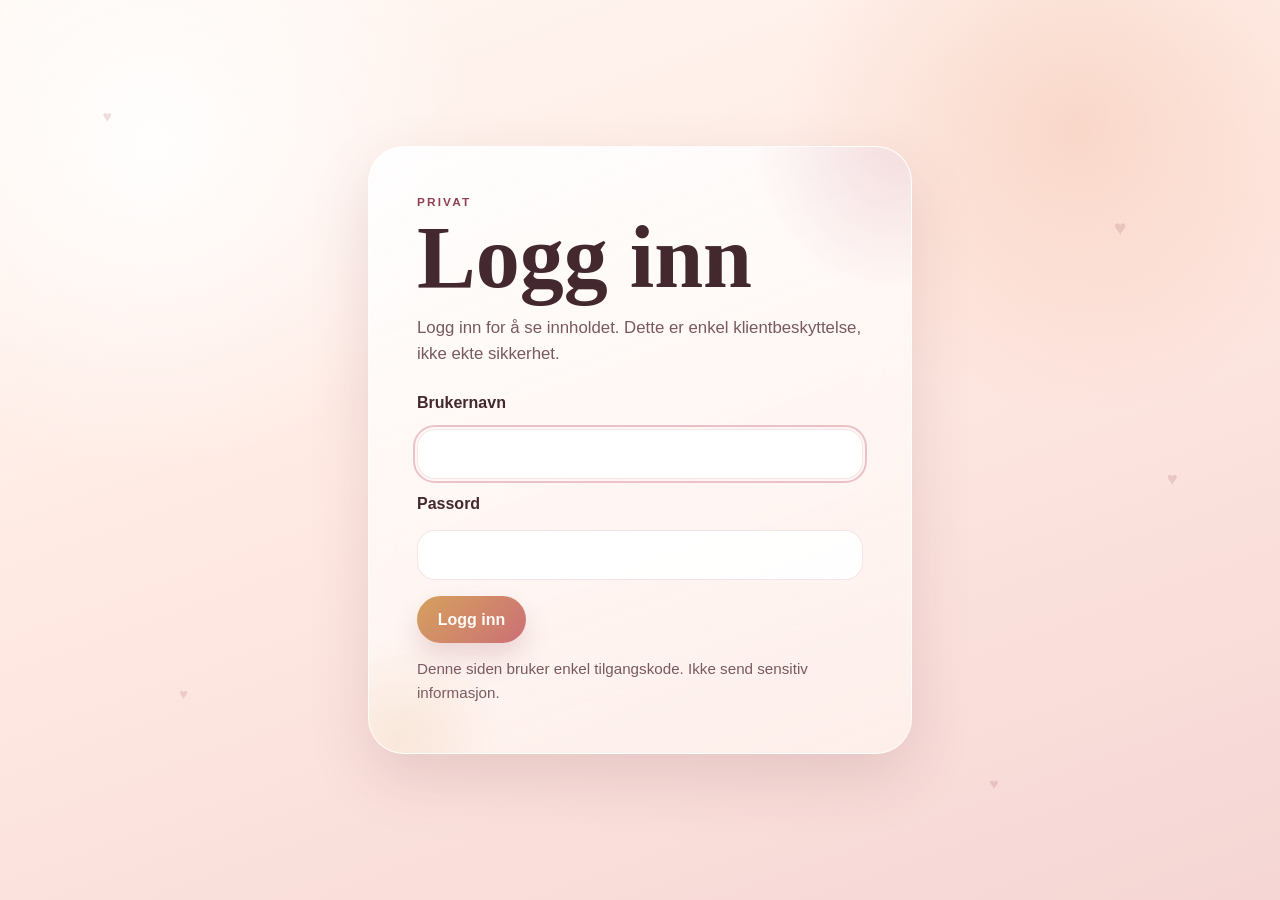
<file: index.html>
<!DOCTYPE html>
<html lang="no">
<head>
  <meta charset="UTF-8">
  <meta name="viewport" content="width=device-width, initial-scale=1.0">
  <title>Forholdsteller | Verdensfineste</title>
  <script>
    // Dette er enkel klientbeskyttelse, ikke ekte sikkerhet.
    (function () {
      try {
        if (window.sessionStorage.getItem("siteLoginGranted") === "granted") {
          document.documentElement.classList.add("has-login-access");
        }
      } catch (error) {
        document.documentElement.classList.remove("has-login-access");
      }
    })();
  </script>
  <link rel="stylesheet" href="style.css">
  <script src="script.js" defer></script>
</head>
<body>
  <div class="floating-hearts" aria-hidden="true">
    <span class="heart heart-1">&hearts;</span>
    <span class="heart heart-2">&hearts;</span>
    <span class="heart heart-3">&hearts;</span>
    <span class="heart heart-4">&hearts;</span>
    <span class="heart heart-5">&hearts;</span>
    <span class="heart heart-6">&hearts;</span>
  </div>

  <div class="login-shell" id="login-shell">
    <main class="login-container">
      <section class="hero-card login-card" aria-labelledby="login-title">
        <p class="eyebrow">Privat</p>
        <h1 id="login-title">Logg inn</h1>
        <p class="hero-copy">
          Logg inn for &aring; se innholdet. Dette er enkel klientbeskyttelse, ikke ekte sikkerhet.
        </p>

        <form class="login-form" id="login-form">
          <label class="form-field" for="login-username">
            <span class="field-label">Brukernavn</span>
            <input
              class="text-input"
              id="login-username"
              name="login-username"
              type="text"
              autocomplete="off"
              required
            >
          </label>

          <label class="form-field" for="login-password">
            <span class="field-label">Passord</span>
            <input
              class="text-input"
              id="login-password"
              name="login-password"
              type="password"
              autocomplete="off"
              required
            >
          </label>

          <div class="login-actions">
            <button class="order-button" type="submit">Logg inn</button>
            <p class="tiny-note login-note">Denne siden bruker enkel tilgangskode. Ikke send sensitiv informasjon.</p>
          </div>

          <p class="error-message" id="login-error" hidden aria-live="polite">Feil brukernavn eller passord ❤️</p>
        </form>
      </section>
    </main>
  </div>

  <div class="page-shell" id="site-content">
    <main class="container">
      <section class="hero-card">
        <p class="eyebrow">Forholdsteller</p>
        <h1>Verdensfineste</h1>
        <p class="hero-copy">
          En enkel liten forside som teller hvert sekund siden mandag 19. januar 2026 kl. 20:00.
        </p>

        <div class="start-chip">
          <span>Sammen siden</span>
          <strong id="relationship-start-text">19. januar 2026 kl. 20:00</strong>
        </div>

        <section class="counter-card" aria-labelledby="relationship-title">
          <div class="counter-heading">
            <div>
              <p class="eyebrow">Live teller</p>
              <h2 id="relationship-title">Hvor lenge vi har v&aelig;rt sammen</h2>
            </div>
            <p class="counter-note" id="relationship-status">Oppdateres hvert sekund.</p>
          </div>

          <div class="hero-counter">
            <article class="counter-box">
              <strong class="counter-value" id="relationship-days">0</strong>
              <span class="counter-label">Dager</span>
            </article>
            <article class="counter-box">
              <strong class="counter-value" id="relationship-hours">00</strong>
              <span class="counter-label">Timer</span>
            </article>
            <article class="counter-box">
              <strong class="counter-value" id="relationship-minutes">00</strong>
              <span class="counter-label">Minutter</span>
            </article>
            <article class="counter-box">
              <strong class="counter-value" id="relationship-seconds">00</strong>
              <span class="counter-label">Sekunder</span>
            </article>
          </div>
        </section>

        <div class="hero-actions">
          <button class="secret-button" id="secret-button" type="button">Hemmelig omr&#229;de</button>
          <button class="order-button" id="order-button" type="button">Bestill noe fint &#10084;&#65039;</button>
          <button class="logout-button" id="logout-button" type="button">Logg ut</button>
          <p class="tiny-note hero-note">Trykk for &aring; &aring;pne det skjulte innholdet eller g&aring; videre til bestillingssiden.</p>
        </div>
      </section>
    </main>
  </div>

  <div class="modal-backdrop" id="secret-modal" aria-hidden="true">
    <div class="modal-card" role="dialog" aria-modal="true" aria-labelledby="secret-title">
      <button class="modal-close" id="modal-close" type="button" aria-label="Lukk">&times;</button>
      <section class="secret-view" id="secret-view">
        <div class="modal-header">
          <div>
            <p class="eyebrow">L&aring;st opp</p>
            <h2 id="secret-title">Bare for dere to</h2>
          </div>
          <p class="modal-copy">
            Her ligger alt det romantiske som ikke trenger &aring; st&aring; p&aring; forsiden.
          </p>
        </div>

        <div class="secret-grid">
          <article class="secret-panel">
            <p class="panel-kicker">Neste feiring</p>
            <h3>Nedtelling til bursdagen hennes</h3>
            <p class="panel-date" id="birthday-date">2. oktober</p>

            <div class="mini-counter">
              <div class="mini-counter-box">
                <strong id="birthday-days">0</strong>
                <span>Dager</span>
              </div>
              <div class="mini-counter-box">
                <strong id="birthday-hours">00</strong>
                <span>Timer</span>
              </div>
              <div class="mini-counter-box">
                <strong id="birthday-minutes">00</strong>
                <span>Minutter</span>
              </div>
              <div class="mini-counter-box">
                <strong id="birthday-seconds">00</strong>
                <span>Sekunder</span>
              </div>
            </div>

            <p class="panel-note" id="birthday-note">Neste bursdag kommer snart.</p>
          </article>

          <article class="secret-panel">
            <p class="panel-kicker">Neste milep&aelig;l</p>
            <h3 id="anniversary-name">1 uke</h3>
            <p class="panel-date" id="anniversary-date">26. januar 2026 kl. 20:00</p>
            <p class="panel-note" id="anniversary-remaining">7 dager igjen</p>
          </article>

          <article class="secret-panel secret-panel-wide">
            <div class="panel-split">
              <div>
                <p class="panel-kicker">Blomsterp&aring;minnelser</p>
                <h3 id="flower-name">Hver m&aring;ned den 19.</h3>
                <p class="panel-date" id="flower-date">19. juni 2026</p>
                <p class="panel-note" id="flower-remaining">0 dager igjen</p>
              </div>

              <div>
                <p class="panel-kicker">Huskedager</p>
                <ul class="rules-list">
                  <li>Hver m&aring;ned den 19.</li>
                  <li>1 uke f&oslash;r bursdagen hennes</li>
                  <li>P&aring; bursdagen hennes</li>
                  <li>1 uke f&oslash;r &aring;rsdag</li>
                  <li>P&aring; &aring;rsdag</li>
                </ul>
              </div>
            </div>
          </article>

          <article class="secret-panel secret-panel-wide">
            <div class="timeline-heading">
              <div>
                <p class="panel-kicker">Jubileumer</p>
                <h3>Planlagte milep&aelig;ler</h3>
              </div>
              <p class="timeline-copy">
                Alle datoene regnes fra mandag 19. januar 2026 kl. 20:00.
              </p>
            </div>
            <ul class="timeline-list" id="milestone-list"></ul>
          </article>
        </div>
      </section>
    </div>
  </div>
</body>
</html>
</file>
<file: style.css>
:root {
  --bg-top: #fff8f3;
  --bg-mid: #ffe9e2;
  --bg-bottom: #f5d6d4;
  --surface: rgba(255, 252, 249, 0.72);
  --surface-strong: rgba(255, 255, 255, 0.92);
  --surface-soft: rgba(255, 247, 243, 0.84);
  --rose: #c55e73;
  --rose-deep: #8f4152;
  --peach: #f3c4ae;
  --gold: #d6a262;
  --ink: #442830;
  --muted: #785961;
  --line: rgba(197, 94, 115, 0.16);
  --shadow: 0 24px 60px rgba(116, 53, 65, 0.15);
  --radius-xl: 36px;
  --radius-lg: 28px;
  --radius-md: 22px;
}

* {
  box-sizing: border-box;
}

html {
  scroll-behavior: smooth;
}

body {
  margin: 0;
  min-height: 100vh;
  color: var(--ink);
  font-family: "Avenir Next", "Trebuchet MS", sans-serif;
  background:
    radial-gradient(circle at 12% 16%, rgba(255, 255, 255, 0.92) 0, rgba(255, 255, 255, 0) 24%),
    radial-gradient(circle at 84% 14%, rgba(243, 196, 174, 0.5) 0, rgba(243, 196, 174, 0) 22%),
    linear-gradient(160deg, var(--bg-top) 0%, var(--bg-mid) 46%, var(--bg-bottom) 100%);
}

html:not(.has-login-access) #site-content {
  display: none;
}

html.has-login-access #login-shell {
  display: none;
}

html:not(.has-login-access) body.order-protected-page {
  visibility: hidden;
}

body.is-modal-open {
  overflow: hidden;
}

button,
input,
textarea,
select {
  font: inherit;
}

.page-shell {
  position: relative;
  isolation: isolate;
  overflow: hidden;
}

.login-shell {
  position: relative;
  isolation: isolate;
}

.container {
  width: min(68rem, calc(100% - 1.5rem));
  min-height: 100vh;
  margin: 0 auto;
  padding: 1.5rem 0;
  display: grid;
  place-items: center;
}

.login-container {
  width: min(68rem, calc(100% - 1.5rem));
  min-height: 100vh;
  margin: 0 auto;
  padding: 1.5rem 0;
  display: grid;
  place-items: center;
}

.floating-hearts {
  position: fixed;
  inset: 0;
  pointer-events: none;
  z-index: 0;
}

.heart {
  position: absolute;
  color: rgba(143, 65, 82, 0.16);
  animation: drift 10s ease-in-out infinite;
}

.heart-1 {
  top: 12%;
  left: 8%;
  font-size: 1rem;
}

.heart-2 {
  top: 24%;
  right: 12%;
  font-size: 1.3rem;
  animation-delay: -2s;
}

.heart-3 {
  bottom: 22%;
  left: 14%;
  font-size: 0.9rem;
  animation-delay: -5s;
}

.heart-4 {
  top: 52%;
  right: 8%;
  font-size: 1.15rem;
  animation-delay: -1s;
}

.heart-5 {
  bottom: 12%;
  right: 22%;
  font-size: 0.95rem;
  animation-delay: -3.5s;
}

.heart-6 {
  top: 68%;
  left: 44%;
  font-size: 0.85rem;
  animation-delay: -6s;
}

.hero-card,
.counter-card,
.modal-card,
.secret-panel {
  backdrop-filter: blur(22px);
}

.hero-card {
  position: relative;
  z-index: 1;
  width: min(100%, 58rem);
  padding: clamp(1.6rem, 4vw, 3rem);
  border-radius: var(--radius-xl);
  border: 1px solid rgba(255, 255, 255, 0.72);
  background: linear-gradient(160deg, rgba(255, 255, 255, 0.9), rgba(255, 243, 238, 0.78));
  box-shadow: var(--shadow);
  overflow: hidden;
}

.hero-card::before,
.hero-card::after {
  content: "";
  position: absolute;
  border-radius: 999px;
  pointer-events: none;
}

.hero-card::before {
  width: 18rem;
  height: 18rem;
  top: -9rem;
  right: -8rem;
  background: radial-gradient(circle, rgba(197, 94, 115, 0.18) 0, rgba(197, 94, 115, 0) 72%);
}

.hero-card::after {
  width: 12rem;
  height: 12rem;
  bottom: -5rem;
  left: -4rem;
  background: radial-gradient(circle, rgba(214, 162, 98, 0.15) 0, rgba(214, 162, 98, 0) 72%);
}

.eyebrow,
.panel-kicker {
  margin: 0 0 0.55rem;
  text-transform: uppercase;
  letter-spacing: 0.18em;
  font-size: 0.74rem;
  font-weight: 700;
  color: var(--rose-deep);
}

h1,
h2,
h3 {
  margin: 0;
  font-family: "Iowan Old Style", "Palatino Linotype", Georgia, serif;
  font-weight: 700;
}

h1 {
  font-size: clamp(3rem, 8vw, 5.5rem);
  line-height: 0.92;
  max-width: 8ch;
}

h2 {
  font-size: clamp(1.6rem, 4vw, 2.2rem);
  line-height: 1.08;
}

h3 {
  font-size: clamp(1.2rem, 3.4vw, 1.55rem);
  line-height: 1.15;
}

.hero-copy,
.counter-note,
.modal-copy,
.timeline-copy,
.panel-date,
.tiny-note {
  margin: 0;
  color: var(--muted);
  line-height: 1.6;
}

.hero-copy {
  max-width: 38rem;
  margin-top: 1rem;
  font-size: 1.05rem;
}

.start-chip {
  display: inline-flex;
  flex-wrap: wrap;
  gap: 0.4rem 0.65rem;
  align-items: center;
  margin-top: 1.4rem;
  padding: 0.85rem 1rem;
  border-radius: 999px;
  background: rgba(255, 255, 255, 0.8);
  border: 1px solid rgba(255, 255, 255, 0.72);
  color: var(--rose-deep);
}

.start-chip strong {
  font-weight: 700;
}

.counter-card {
  margin-top: 1.5rem;
  padding: 1.3rem;
  border-radius: var(--radius-lg);
  background: var(--surface);
  border: 1px solid rgba(255, 255, 255, 0.7);
  box-shadow: inset 0 0 0 1px rgba(255, 255, 255, 0.3);
}

.counter-heading {
  display: flex;
  justify-content: space-between;
  align-items: end;
  gap: 1rem;
  flex-wrap: wrap;
  margin-bottom: 1rem;
}

.hero-counter,
.mini-counter,
.secret-grid {
  display: grid;
  gap: 1rem;
}

.hero-counter {
  grid-template-columns: repeat(4, minmax(0, 1fr));
}

.counter-box {
  padding: 1.2rem 1rem;
  border-radius: var(--radius-md);
  background: var(--surface-strong);
  border: 1px solid var(--line);
  text-align: center;
  box-shadow: inset 0 0 0 1px rgba(255, 255, 255, 0.28);
}

.counter-value,
.mini-counter-box strong {
  display: block;
  color: var(--rose-deep);
  line-height: 1;
}

.counter-value {
  font-size: clamp(2rem, 5vw, 3.5rem);
}

.counter-label,
.mini-counter-box span {
  display: block;
  margin-top: 0.45rem;
  color: var(--muted);
  font-size: 0.95rem;
}

.hero-actions {
  margin-top: 1.5rem;
  display: flex;
  flex-wrap: wrap;
  gap: 0.85rem 1rem;
  align-items: center;
}

.secret-button,
.unlock-button,
.order-button,
.order-submit-button,
.logout-button,
.back-link {
  border: 0;
  transition: transform 0.2s ease, box-shadow 0.2s ease, background 0.2s ease;
}

.secret-button {
  padding: 0.9rem 1.3rem;
  border-radius: 999px;
  background: linear-gradient(135deg, var(--rose), #d07d6d);
  color: #fff8f6;
  box-shadow: 0 14px 26px rgba(197, 94, 115, 0.22);
  font-weight: 700;
}

.order-button,
.order-submit-button {
  padding: 0.9rem 1.3rem;
  border-radius: 999px;
  background: linear-gradient(135deg, #d5a15d, #cc6f76);
  color: #fffaf6;
  box-shadow: 0 14px 26px rgba(143, 65, 82, 0.18);
  font-weight: 700;
}

.logout-button {
  padding: 0.9rem 1.3rem;
  border-radius: 999px;
  background: rgba(255, 255, 255, 0.84);
  color: var(--rose-deep);
  box-shadow: 0 12px 24px rgba(116, 53, 65, 0.1);
  font-weight: 700;
}

.order-button,
.order-submit-button,
.logout-button,
.back-link {
  cursor: pointer;
}

.secret-button:hover,
.secret-button:focus-visible,
.order-button:hover,
.order-button:focus-visible,
.order-submit-button:hover,
.order-submit-button:focus-visible,
.logout-button:hover,
.logout-button:focus-visible,
.back-link:hover,
.back-link:focus-visible,
.unlock-button:hover,
.unlock-button:focus-visible,
.modal-close:hover,
.modal-close:focus-visible {
  transform: translateY(-1px);
}

.hero-note {
  flex-basis: 100%;
}

.tiny-note {
  font-size: 0.95rem;
}

.login-card {
  width: min(100%, 34rem);
}

.login-form {
  max-width: 28rem;
  margin-top: 1.6rem;
  display: grid;
  gap: 1rem;
}

.login-actions {
  display: grid;
  gap: 0.85rem;
  justify-items: start;
}

.login-note,
.order-security-note {
  max-width: 34rem;
}

.order-security-note {
  text-align: center;
}

.modal-backdrop {
  position: fixed;
  inset: 0;
  z-index: 10;
  display: flex;
  align-items: center;
  justify-content: center;
  padding: 1rem;
  background: rgba(76, 43, 52, 0.26);
  opacity: 0;
  visibility: hidden;
  pointer-events: none;
  transition: opacity 0.28s ease, visibility 0.28s ease;
}

.modal-backdrop.is-open {
  opacity: 1;
  visibility: visible;
  pointer-events: auto;
}

.modal-card {
  position: relative;
  width: min(100%, 60rem);
  max-height: min(92vh, 58rem);
  overflow: auto;
  padding: 1.35rem;
  border-radius: 32px;
  border: 1px solid rgba(255, 255, 255, 0.78);
  background: linear-gradient(180deg, rgba(255, 253, 251, 0.97), rgba(255, 244, 240, 0.92));
  box-shadow: 0 34px 70px rgba(78, 41, 52, 0.24);
  transform: translateY(20px) scale(0.985);
  transition: transform 0.28s ease;
}

.modal-card-compact {
  width: min(100%, 34rem);
  max-height: none;
}

.modal-backdrop.is-open .modal-card {
  transform: translateY(0) scale(1);
}

.modal-close {
  position: sticky;
  top: 0;
  margin-left: auto;
  display: grid;
  place-items: center;
  width: 2.3rem;
  height: 2.3rem;
  border: 0;
  border-radius: 999px;
  background: rgba(255, 255, 255, 0.9);
  color: var(--rose-deep);
  cursor: pointer;
  font-size: 1.25rem;
  box-shadow: 0 10px 18px rgba(78, 41, 52, 0.1);
}

.unlock-view,
.secret-view {
  animation: soft-rise 0.35s ease both;
}

.unlock-view {
  padding: 0.2rem 0.2rem 0.6rem;
}

.secret-form {
  margin-top: 1.4rem;
}

.field-label {
  display: block;
  margin-bottom: 0.5rem;
  color: var(--ink);
  font-weight: 700;
}

.field-row {
  display: flex;
  gap: 0.75rem;
}

.secret-input {
  flex: 1;
  min-width: 0;
  padding: 0.95rem 1rem;
  border-radius: 18px;
  border: 1px solid var(--line);
  background: rgba(255, 255, 255, 0.95);
  color: var(--ink);
  box-shadow: inset 0 0 0 1px rgba(255, 255, 255, 0.4);
}

.secret-input:focus-visible {
  outline: 2px solid rgba(197, 94, 115, 0.35);
  outline-offset: 2px;
}

.unlock-button {
  padding: 0.95rem 1.15rem;
  border-radius: 18px;
  background: linear-gradient(135deg, rgba(197, 94, 115, 0.16), rgba(214, 162, 98, 0.2));
  color: var(--rose-deep);
  font-weight: 700;
}

.error-message {
  margin: 0.65rem 0 0;
  color: #a14357;
  font-size: 0.95rem;
}

.modal-header {
  display: flex;
  justify-content: space-between;
  gap: 1rem;
  align-items: end;
  flex-wrap: wrap;
  margin-bottom: 1rem;
}

.secret-grid {
  grid-template-columns: repeat(2, minmax(0, 1fr));
}

.secret-panel {
  padding: 1.15rem;
  border-radius: 26px;
  border: 1px solid var(--line);
  background: var(--surface-soft);
  box-shadow: inset 0 0 0 1px rgba(255, 255, 255, 0.34);
}

.secret-panel-wide {
  grid-column: 1 / -1;
}

.panel-date {
  margin-top: 0.65rem;
}

.panel-note {
  margin: 0.85rem 0 0;
  color: var(--rose-deep);
  font-weight: 700;
  line-height: 1.5;
}

.mini-counter {
  margin-top: 1rem;
  grid-template-columns: repeat(4, minmax(0, 1fr));
}

.mini-counter-box {
  padding: 0.9rem 0.6rem;
  border-radius: 18px;
  background: rgba(255, 255, 255, 0.92);
  border: 1px solid var(--line);
  text-align: center;
}

.mini-counter-box strong {
  font-size: clamp(1.35rem, 4vw, 2rem);
}

.panel-split {
  display: grid;
  grid-template-columns: minmax(0, 1fr) minmax(0, 0.95fr);
  gap: 1rem;
}

.rules-list,
.timeline-list {
  list-style: none;
  margin: 0;
  padding: 0;
}

.rules-list {
  display: grid;
  gap: 0.7rem;
}

.rules-list li,
.timeline-item {
  padding: 0.9rem 1rem;
  border-radius: 18px;
  border: 1px solid var(--line);
  background: rgba(255, 255, 255, 0.9);
}

.timeline-heading {
  display: flex;
  justify-content: space-between;
  align-items: end;
  gap: 1rem;
  flex-wrap: wrap;
  margin-bottom: 1rem;
}

.timeline-list {
  display: grid;
  gap: 0.75rem;
}

.timeline-item {
  display: flex;
  justify-content: space-between;
  align-items: center;
  gap: 0.85rem;
}

.timeline-item-copy {
  display: grid;
  gap: 0.25rem;
}

.timeline-item-copy strong {
  font-size: 1rem;
}

.timeline-item-copy span {
  color: var(--muted);
  line-height: 1.45;
}

.timeline-badge {
  display: inline-flex;
  align-items: center;
  justify-content: center;
  padding: 0.45rem 0.8rem;
  border-radius: 999px;
  background: rgba(245, 223, 216, 0.95);
  color: var(--rose-deep);
  font-size: 0.86rem;
  font-weight: 700;
  white-space: nowrap;
}

.timeline-item.is-next {
  border-color: rgba(143, 65, 82, 0.34);
  box-shadow: inset 0 0 0 1px rgba(143, 65, 82, 0.1);
}

.timeline-item.is-past {
  opacity: 0.76;
}

.order-container {
  align-items: start;
  padding: 2rem 0;
}

.order-hero {
  width: min(100%, 62rem);
}

.back-link {
  display: inline-flex;
  align-items: center;
  gap: 0.5rem;
  margin-bottom: 1.25rem;
  padding: 0.8rem 1rem;
  border-radius: 999px;
  background: rgba(255, 255, 255, 0.82);
  color: var(--rose-deep);
  text-decoration: none;
  box-shadow: 0 12px 24px rgba(116, 53, 65, 0.08);
}

.order-copy {
  max-width: 42rem;
}

.order-request-form {
  margin-top: 1.75rem;
  display: grid;
  gap: 1.2rem;
}

.order-form-grid,
.field-cluster,
.service-grid {
  display: grid;
  gap: 1rem;
}

.order-form-grid {
  grid-template-columns: minmax(0, 1.05fr) minmax(0, 0.95fr);
}

.field-cluster,
.service-grid {
  grid-template-columns: repeat(2, minmax(0, 1fr));
}

.form-panel,
.service-card {
  padding: 1.2rem;
  border-radius: 26px;
  border: 1px solid var(--line);
  background: var(--surface);
  box-shadow: inset 0 0 0 1px rgba(255, 255, 255, 0.32);
}

.form-panel {
  display: grid;
  gap: 1rem;
}

.services-shell {
  gap: 1.25rem;
}

.form-field,
.option-group,
.service-options {
  display: grid;
  gap: 0.55rem;
}

.panel-copy,
.service-copy span,
.summary-copy {
  margin: 0;
  color: var(--muted);
  line-height: 1.6;
}

.text-input,
.text-area {
  width: 100%;
  min-width: 0;
  padding: 0.95rem 1rem;
  border-radius: 18px;
  border: 1px solid var(--line);
  background: rgba(255, 255, 255, 0.95);
  color: var(--ink);
  box-shadow: inset 0 0 0 1px rgba(255, 255, 255, 0.4);
}

.text-area {
  min-height: 8.5rem;
  resize: vertical;
}

.text-input:focus-visible,
.text-area:focus-visible {
  outline: 2px solid rgba(197, 94, 115, 0.35);
  outline-offset: 2px;
}

.service-card {
  display: grid;
  gap: 1rem;
  background: var(--surface-soft);
}

.service-card.is-selected {
  border-color: rgba(143, 65, 82, 0.34);
  box-shadow:
    inset 0 0 0 1px rgba(143, 65, 82, 0.08),
    0 16px 28px rgba(143, 65, 82, 0.08);
}

.service-toggle {
  display: flex;
  gap: 0.85rem;
  align-items: flex-start;
  cursor: pointer;
}

.service-toggle input,
.choice-chip input {
  accent-color: var(--rose);
}

.service-copy {
  display: grid;
  gap: 0.25rem;
}

.service-title {
  font-family: "Iowan Old Style", "Palatino Linotype", Georgia, serif;
  font-size: 1.25rem;
  line-height: 1.15;
}

.service-options {
  padding-top: 0.2rem;
  border-top: 1px solid rgba(197, 94, 115, 0.14);
}

.option-group-title {
  margin: 0;
  color: var(--rose-deep);
  font-size: 0.95rem;
  font-weight: 700;
}

.choice-row {
  display: flex;
  flex-wrap: wrap;
  gap: 0.65rem;
}

.choice-chip {
  display: inline-flex;
  align-items: center;
  gap: 0.5rem;
  padding: 0.78rem 0.92rem;
  border-radius: 18px;
  border: 1px solid var(--line);
  background: rgba(255, 255, 255, 0.9);
  cursor: pointer;
  transition: transform 0.2s ease, border-color 0.2s ease, background 0.2s ease, opacity 0.2s ease;
}

.choice-chip.is-selected {
  border-color: rgba(143, 65, 82, 0.34);
  background: rgba(255, 244, 240, 0.98);
}

.choice-chip.is-disabled {
  opacity: 0.56;
}

.order-summary-list {
  list-style: none;
  margin: 0;
  padding: 0;
  display: grid;
  gap: 0.75rem;
}

.order-summary-list li {
  padding: 0.9rem 1rem;
  border-radius: 18px;
  border: 1px solid var(--line);
  background: rgba(255, 255, 255, 0.92);
}

.order-summary-list strong {
  display: block;
  margin-bottom: 0.25rem;
  color: var(--rose-deep);
}

.summary-empty {
  color: var(--muted);
}

.status-message {
  padding: 0.95rem 1rem;
  border-radius: 18px;
  border: 1px solid transparent;
  line-height: 1.55;
}

.status-message.is-info {
  color: #6d4c54;
  border-color: rgba(214, 162, 98, 0.22);
  background: rgba(255, 247, 236, 0.92);
}

.status-message.is-success {
  color: #7a3044;
  border-color: rgba(197, 94, 115, 0.2);
  background: rgba(255, 241, 244, 0.96);
}

.status-message.is-error {
  color: #a14357;
  border-color: rgba(161, 67, 87, 0.18);
  background: rgba(255, 242, 244, 0.96);
}

.submit-row {
  display: flex;
  justify-content: space-between;
  align-items: center;
  gap: 1rem;
  flex-wrap: wrap;
}

.order-submit-button[disabled] {
  cursor: not-allowed;
  opacity: 0.68;
  transform: none;
  box-shadow: none;
}

@keyframes drift {
  0%,
  100% {
    transform: translateY(0) scale(1);
    opacity: 0.16;
  }

  50% {
    transform: translateY(-12px) scale(1.06);
    opacity: 0.28;
  }
}

@keyframes soft-rise {
  from {
    opacity: 0;
    transform: translateY(8px);
  }

  to {
    opacity: 1;
    transform: translateY(0);
  }
}

@media (max-width: 48rem) {
  .container {
    width: min(100% - 1rem, 68rem);
    padding: 1rem 0;
  }

  .login-container {
    width: min(100% - 1rem, 68rem);
    padding: 1rem 0;
  }

  .hero-card {
    border-radius: 28px;
  }

  .hero-counter,
  .mini-counter,
  .secret-grid,
  .panel-split,
  .field-cluster,
  .service-grid {
    grid-template-columns: repeat(2, minmax(0, 1fr));
  }

  .order-form-grid {
    grid-template-columns: 1fr;
  }

  .counter-heading,
  .modal-header,
  .timeline-heading {
    align-items: start;
  }

  .field-row {
    flex-direction: column;
  }

  .unlock-button {
    width: 100%;
  }

  .timeline-item {
    flex-direction: column;
    align-items: flex-start;
  }
}

@media (max-width: 34rem) {
  .hero-counter,
  .mini-counter,
  .secret-grid,
  .panel-split,
  .order-form-grid,
  .field-cluster,
  .service-grid {
    grid-template-columns: 1fr;
  }

  .start-chip {
    border-radius: 22px;
  }

  .modal-card {
    padding: 1rem;
    border-radius: 26px;
  }

  .submit-row {
    align-items: stretch;
  }

  .back-link,
  .order-submit-button,
  .logout-button {
    width: 100%;
    justify-content: center;
  }
}

@media (prefers-reduced-motion: reduce) {
  html {
    scroll-behavior: auto;
  }

  *,
  *::before,
  *::after {
    animation-duration: 0.01ms !important;
    animation-iteration-count: 1 !important;
    transition-duration: 0.01ms !important;
  }
}
</file>
